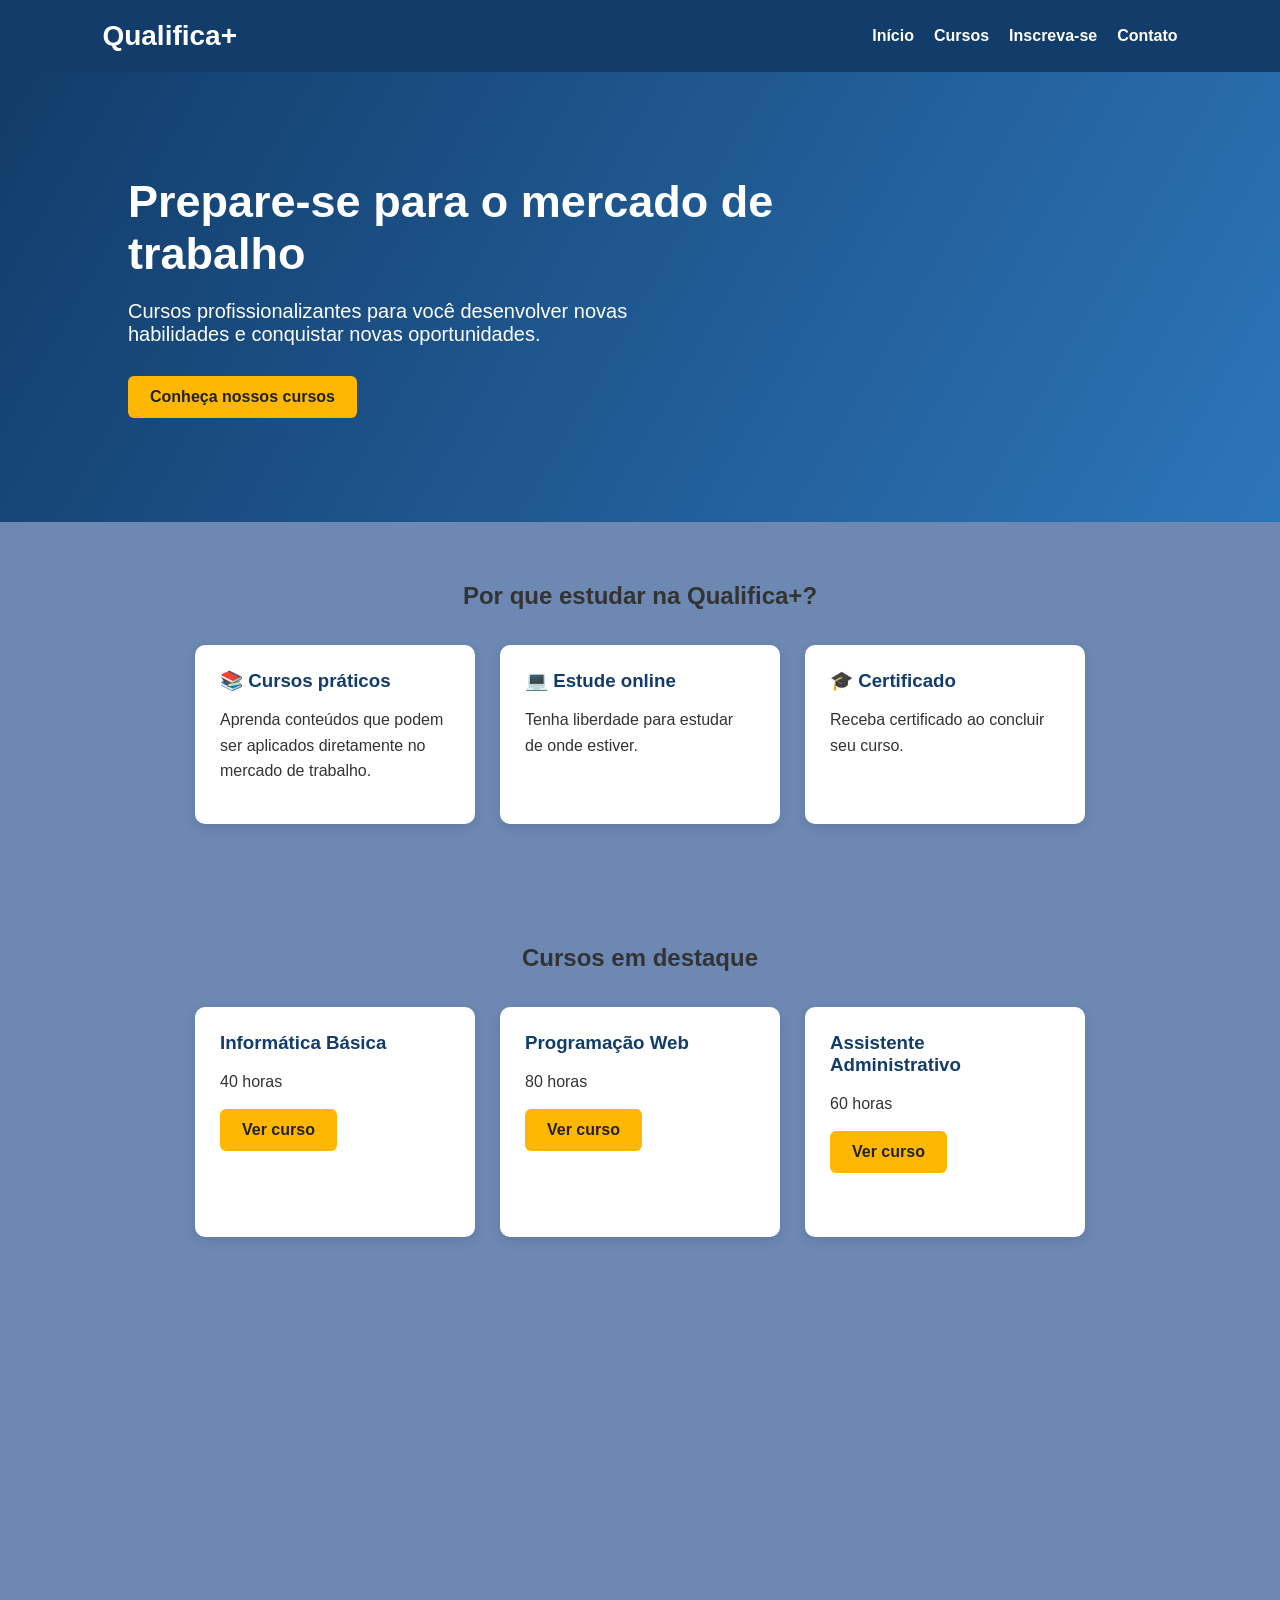
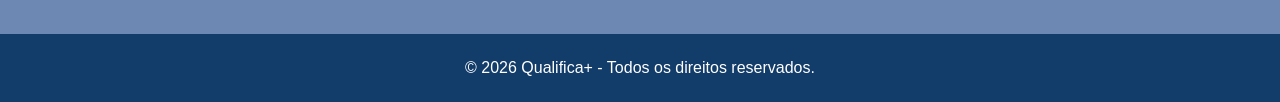
<file: index.html>
<!DOCTYPE html>
        <html lang="pt-BR">

        <head>
            <meta charset="UTF-8">
            <meta name="viewport" content="width=device-width, initial-scale=1.0">
            <title>Qualifica+ | Cursos Profissionalizantes</title>
            <link rel="stylesheet" href="style.css">
            


        </head>

        <body>

            <header>
                <h1>Qualifica+</h1>

                <nav>
                    <a href="index.html">Início</a>
                    <a href="cursos.html">Cursos</a>
                    <a href="cadastro.html">Inscreva-se</a>
                    <a href="contato.html">Contato</a>
                </nav>
            </header>

            <main>

                <section class="hero">
                    <div>
                        <h2>Prepare-se para o mercado de trabalho</h2>

                        <p>
                            Cursos profissionalizantes para você desenvolver
                            novas habilidades e conquistar novas oportunidades.
                        </p>

                        <a href="cursos.html" class="botao">
                            Conheça nossos cursos
                        </a>
                    </div>
                </section>

                <section class="sobre">
                    <h2>Por que estudar na Qualifica+?</h2>

                    <div class="cards">

                        <div class="card">
                            <h3>📚 Cursos práticos</h3>
                            <p>
                                Aprenda conteúdos que podem ser aplicados
                                diretamente no mercado de trabalho.
                            </p>
                        </div>

                        <div class="card">
                            <h3>💻 Estude online</h3>
                            <p>
                                Tenha liberdade para estudar de onde estiver.
                            </p>
                        </div>

                        <div class="card">
                            <h3>🎓 Certificado</h3>
                            <p>
                                Receba certificado ao concluir seu curso.
                            </p>
                        </div>

                    </div>
                </section>

                <section class="destaques">

                    <h2>Cursos em destaque</h2>

                    <div class="cards">

                        <div class="card curso">
                            <h3>Informática Básica</h3>
                            <p>40 horas</p>
                            <a href="curso.html" class="botao">Ver curso</a>
                        </div>

                        <div class="card curso">
                            <h3>Programação Web</h3>
                            <p>80 horas</p>
                            <a href="curso.html" class="botao">Ver curso</a>
                        </div>

                        <div class="card curso">
                            <h3>Assistente Administrativo</h3>
                            <p>60 horas</p>
                            <a href="curso.html" class="botao">Ver curso</a>
                        </div>

                    </div>

                </section>

            </main>

            <footer>
                <p>© 2026 Qualifica+ - Todos os direitos reservados.</p>
            </footer>

            <script src="main.js"></script>

        </body>
        </html>
</file>
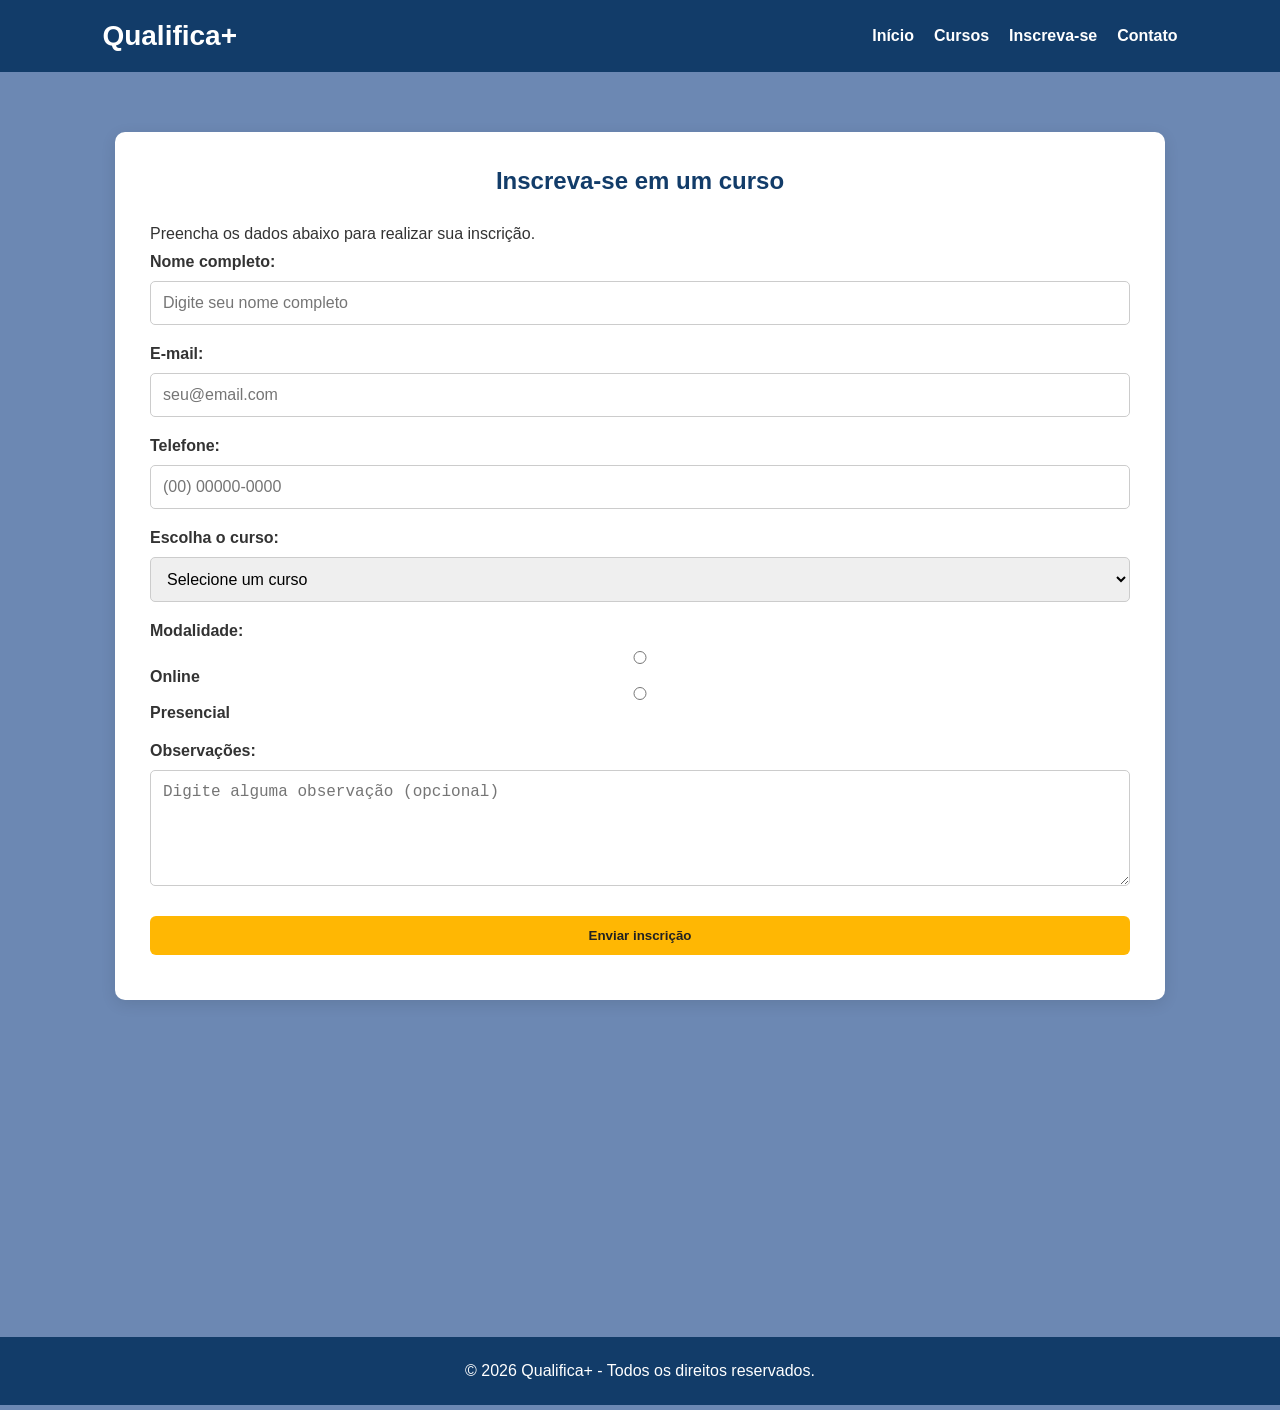
<file: cadastro.html>
<!DOCTYPE html>
<html lang="pt-BR">
<head>
    <meta charset="UTF-8">
    <meta name="viewport" content="width=device-width, initial-scale=1.0">
    <title>Inscrição | Qualifica+</title>
    <link rel="stylesheet" href="style.css">
</head>

<body>

<header>
    <h1>Qualifica+</h1>

    <nav>
        <a href="index.html">Início</a>
        <a href="cursos.html">Cursos</a>
        <a href="cadastro.html">Inscreva-se</a>
        <a href="contato.html">Contato</a>
    </nav>
</header>

<main>
    <section class="formulario">

        <h2>Inscreva-se em um curso</h2>

        <p>Preencha os dados abaixo para realizar sua inscrição.</p>

        <form id="formInscricao">

            <label for="nome">Nome completo:</label>
            <input
                type="text"
                id="nome"
                name="nome"
                placeholder="Digite seu nome completo"
                required
                minlength="3"
            >

            <label for="email">E-mail:</label>
            <input
                type="email"
                id="email"
                name="email"
                placeholder="seu@email.com"
                required
            >

            <label for="telefone">Telefone:</label>
            <input
                type="tel"
                id="telefone"
                name="telefone"
                placeholder="(00) 00000-0000"
            >

            <label for="curso">Escolha o curso:</label>
            <select id="curso" name="curso" required>
                <option value="">Selecione um curso</option>
                <option value="informatica">Informática Básica</option>
                <option value="programacao">Programação Web</option>
                <option value="design">Design Gráfico</option>
                <option value="administrativo">Assistente Administrativo</option>
            </select>

            <label>Modalidade:</label>

            <div>
                <input
                    type="radio"
                    id="online"
                    name="modalidade"
                    value="Online"
                    required
                >
                <label for="online">Online</label>

                <input
                    type="radio"
                    id="presencial"
                    name="modalidade"
                    value="Presencial"
                >
                <label for="presencial">Presencial</label>
            </div>

            <label for="observacoes">Observações:</label>
            <textarea
                id="observacoes"
                name="observacoes"
                rows="5"
                placeholder="Digite alguma observação (opcional)"
            ></textarea>

            <button type="submit" class="botao">
                Enviar inscrição
            </button>

            <p id="mensagem" role="status" aria-live="polite"></p>

        </form>

    </section>
</main>

<footer>
    <p>© 2026 Qualifica+ - Todos os direitos reservados.</p>
</footer>

<script src="main.js"></script>

</body>
</html>
</file>
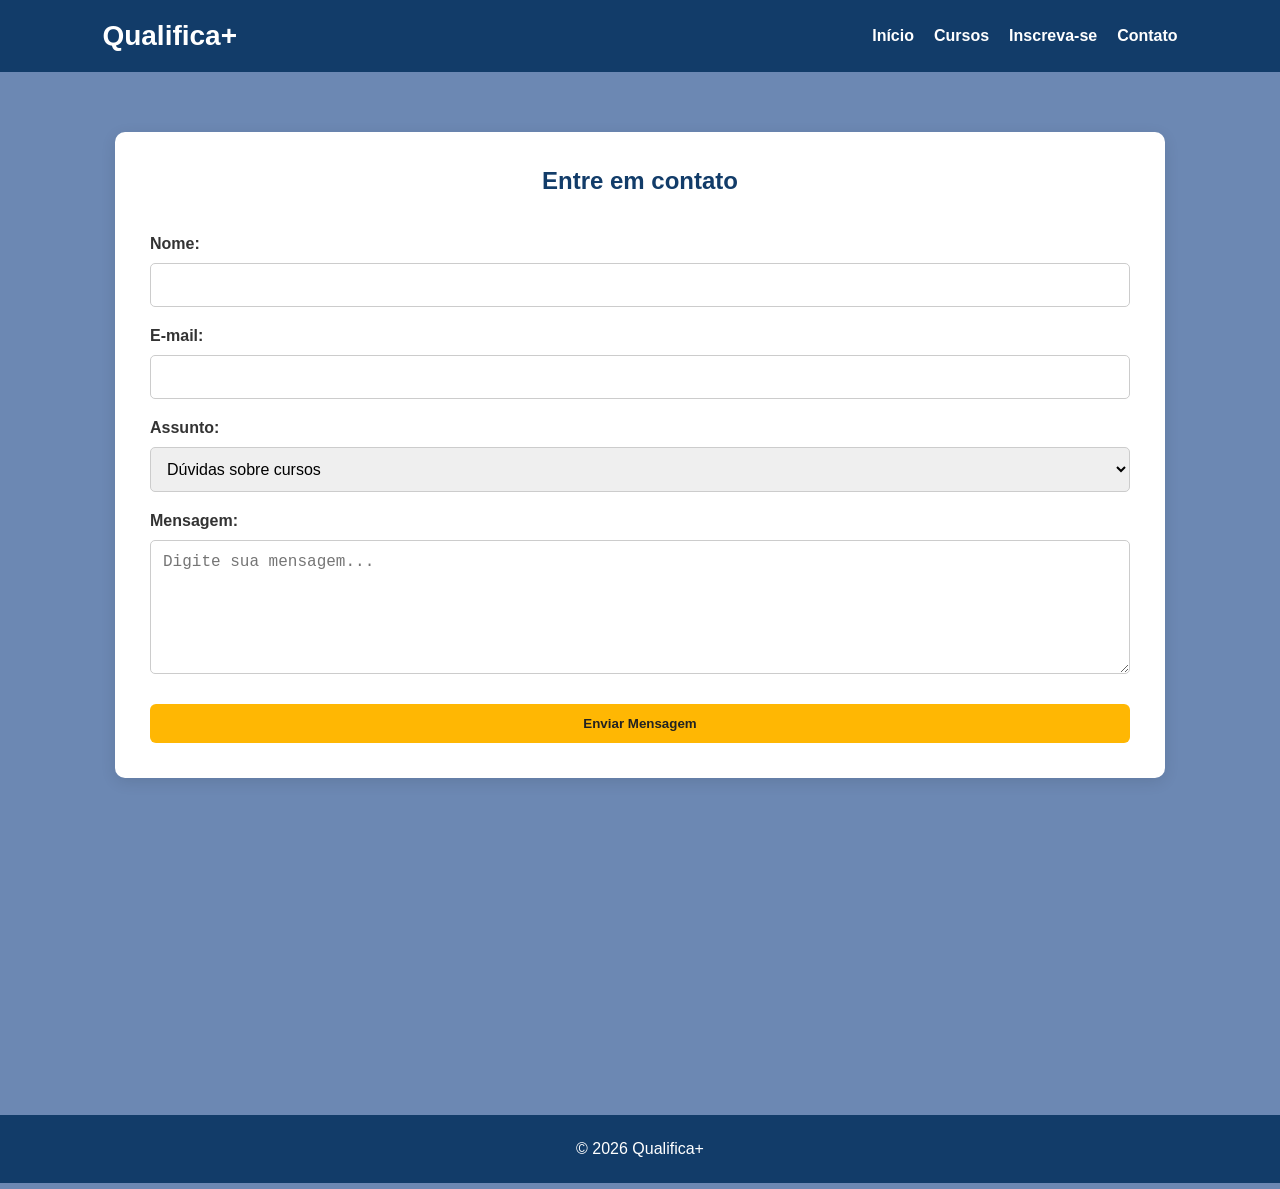
<file: contato.html>
<!DOCTYPE html>
    <html lang="pt-BR">

    <head>

        <meta charset="UTF-8">

        <meta name="viewport"
            content="width=device-width, initial-scale=1.0">

        <title>Contato | Qualifica+</title>

        <link rel="stylesheet" href="style.css">

    </head>

    <body>

    <header>

        <h1>Qualifica+</h1>

        <nav>
            <a href="index.html">Início</a>
            <a href="cursos.html">Cursos</a>
            <a href="cadastro.html">Inscreva-se</a>
            <a href="contato.html">Contato</a>
        </nav>

    </header>

    <main>

    <section class="formulario">

        <h2>Entre em contato</h2>

        <form id="formContato">

            <label for="nome">Nome:</label>

            <input
                type="text"
                id="nome"
                name="nome"
                required
            >

            <label for="email">E-mail:</label>

            <input
                type="email"
                id="email"
                name="email"
                required
            >

            <label for="assunto">Assunto:</label>

            <select id="assunto">

                <option>Dúvidas sobre cursos</option>
                <option>Inscrição</option>
                <option>Certificado</option>
                <option>Outros</option>

            </select>

            <label for="mensagem">Mensagem:</label>

            <textarea
                id="mensagem"
                rows="6"
                placeholder="Digite sua mensagem..."
            ></textarea>

            <button type="submit" class="botao">
                Enviar Mensagem
            </button>

        </form>

    </section>

    </main>

    <footer>
        <p>© 2026 Qualifica+</p>
    </footer>

    <script src="main.js"></script>

    </body>

    </html>
</file>
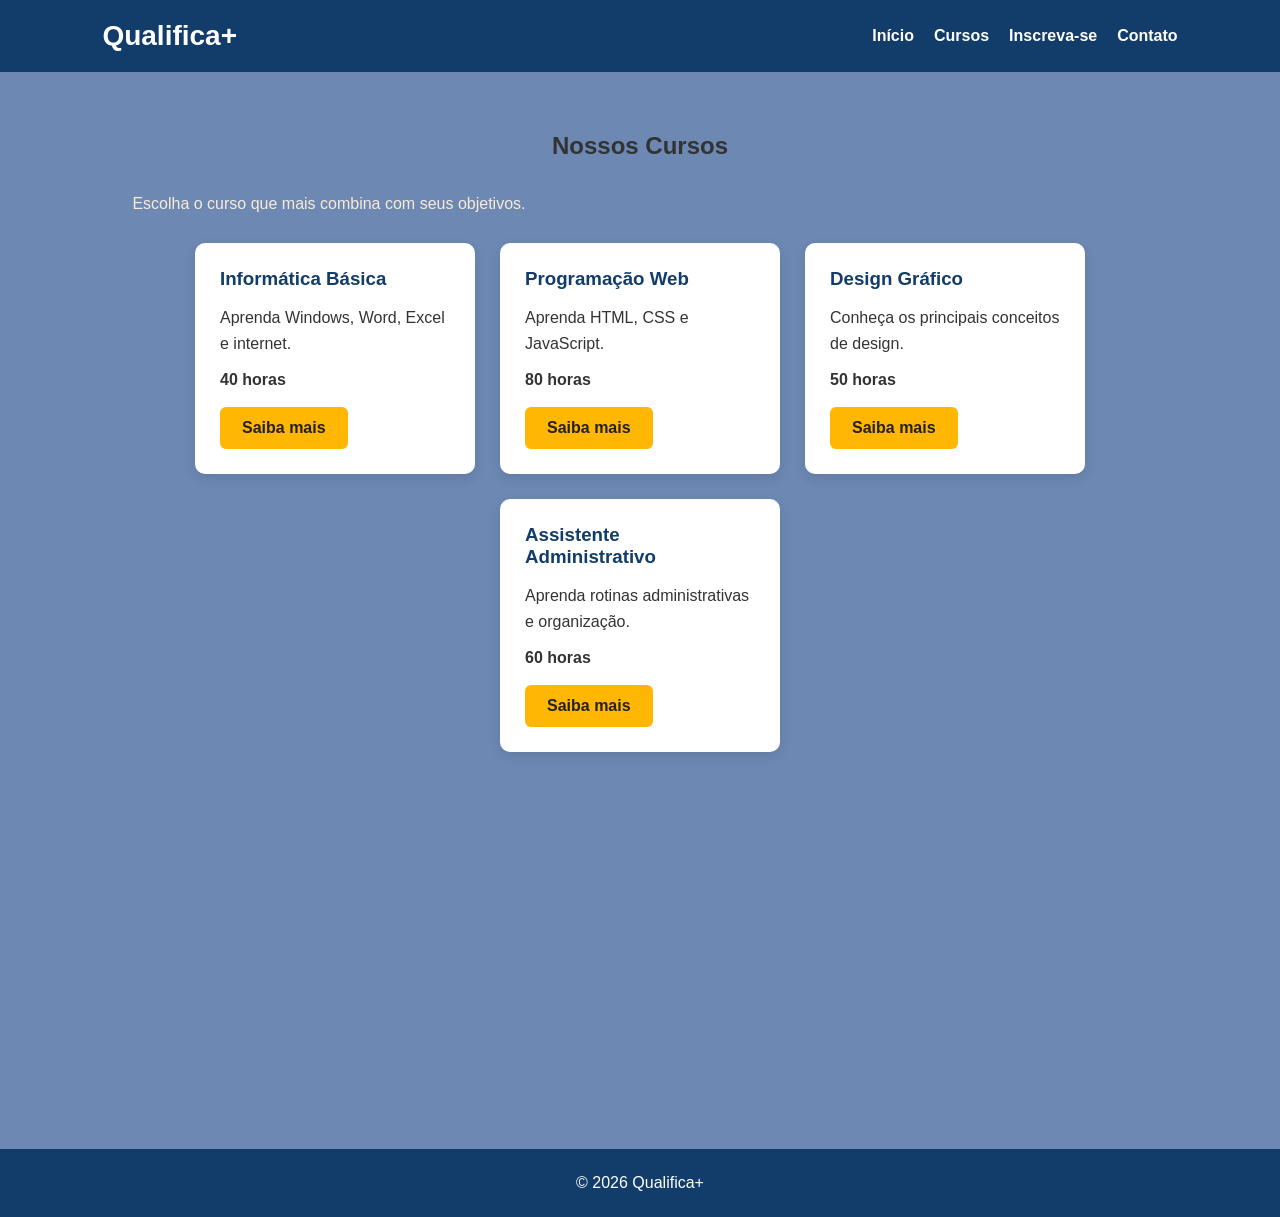
<file: cursos.html>
<!DOCTYPE html>
<html lang="pt-BR">

<head>
    <meta charset="UTF-8">
    <meta name="viewport" content="width=device-width, initial-scale=1.0">

    <title>Cursos | Qualifica+</title>

    <link rel="stylesheet" href="style.css">
</head>

<body>

<header>

    <h1>Qualifica+</h1>

    <nav>
        <a href="index.html">Início</a>
        <a href="cursos.html">Cursos</a>
        <a href="cadastro.html">Inscreva-se</a>
        <a href="contato.html">Contato</a>
    </nav>

</header>

<main>

    <section class="pagina">

        <h2>Nossos Cursos</h2>

        <p class="titulo-secunadario">Escolha o curso que mais combina com seus objetivos.</p>

        <div class="cards">

            <div class="card curso">
                <h3>Informática Básica</h3>
                <p>Aprenda Windows, Word, Excel e internet.</p>
                <strong>40 horas</strong>
                <br><br>
                <a href="curso.html" class="botao">Saiba mais</a>
            </div>

            <div class="card curso">
                <h3>Programação Web</h3>
                <p>Aprenda HTML, CSS e JavaScript.</p>
                <strong>80 horas</strong>
                <br><br>
                <a href="curso.html" class="botao">Saiba mais</a>
            </div>

            <div class="card curso">
                <h3>Design Gráfico</h3>
                <p>Conheça os principais conceitos de design.</p>
                <strong>50 horas</strong>
                <br><br>
                <a href="curso.html" class="botao">Saiba mais</a>
            </div>

            <div class="card curso">
                <h3>Assistente Administrativo</h3>
                <p>Aprenda rotinas administrativas e organização.</p>
                <strong>60 horas</strong>
                <br><br>
                <a href="curso.html" class="botao">Saiba mais</a>
            </div>

        </div>

    </section>

</main>

<footer>
    <p>© 2026 Qualifica+</p>    
</footer>
<script src="main.js"></script>
</body>
</html>
</file>
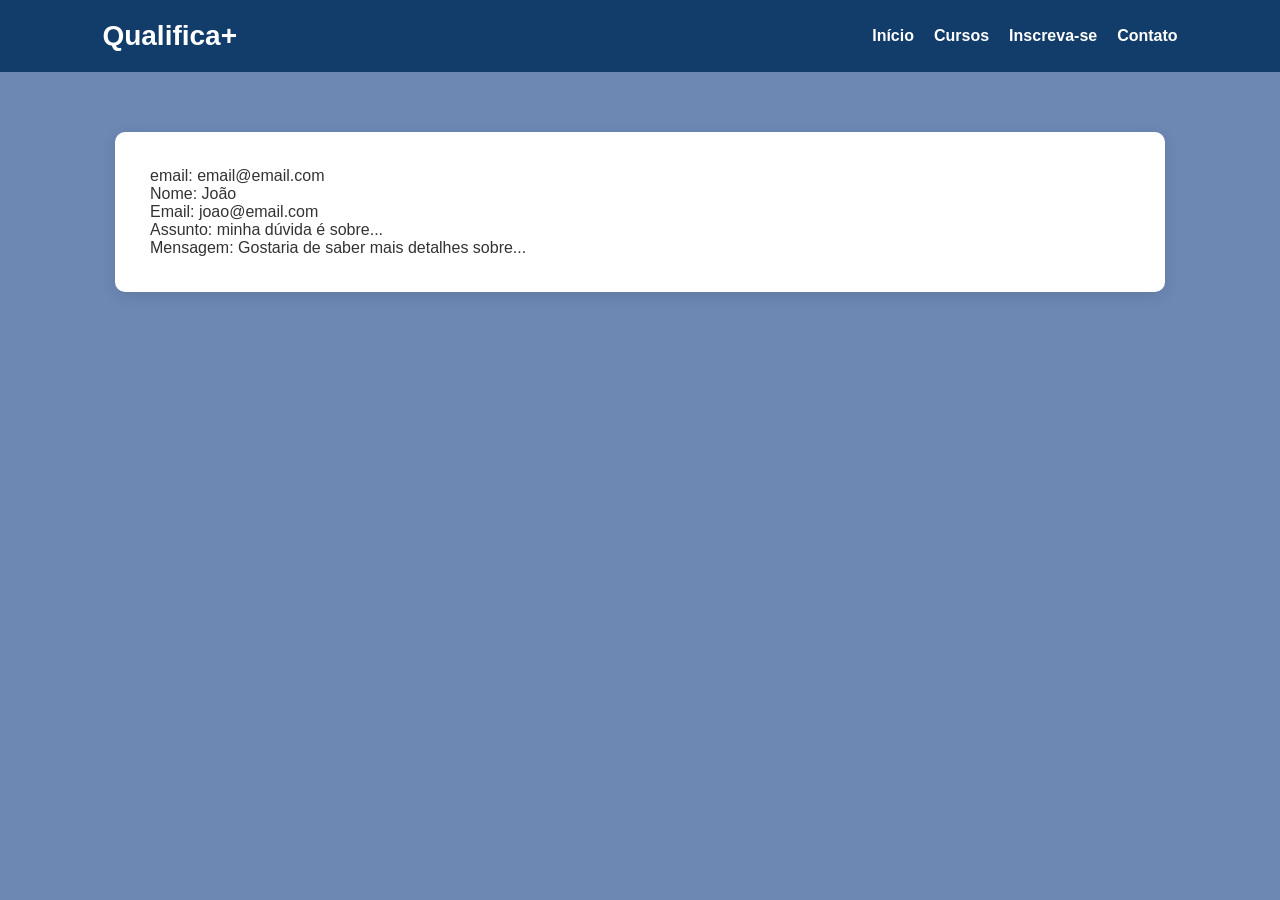
<file: resultado_formulario.html>
<!DOCTYPE html>
    <html lang="pt-br">
    <head>
        <meta charset="UTF-8">
        <meta name="viewport" content="width=device-width, initial-scale=1.0">
        <title>Resultado Formulario</title>
        <link rel="stylesheet" href="style.css">
    </head>
    <body>
        <header>

        <h1>Qualifica+</h1>

        <nav>
            <a href="index.html">Início</a>
            <a href="cursos.html">Cursos</a>
            <a href="cadastro.html">Inscreva-se</a>
            <a href="contato.html">Contato</a>
        </nav>

    </header>
        
        <div class="formulario">

        <p>email: email@email.com</p>
        <p>Nome: João</p>
        <p>Email: joao@email.com</p>
        <p>Assunto: minha dúvida é sobre...</p>
        <p>Mensagem: Gostaria de saber mais detalhes sobre...</p>
        
        </div>

        <script src="main.js"></script>
    </body>
    </html>
</file>
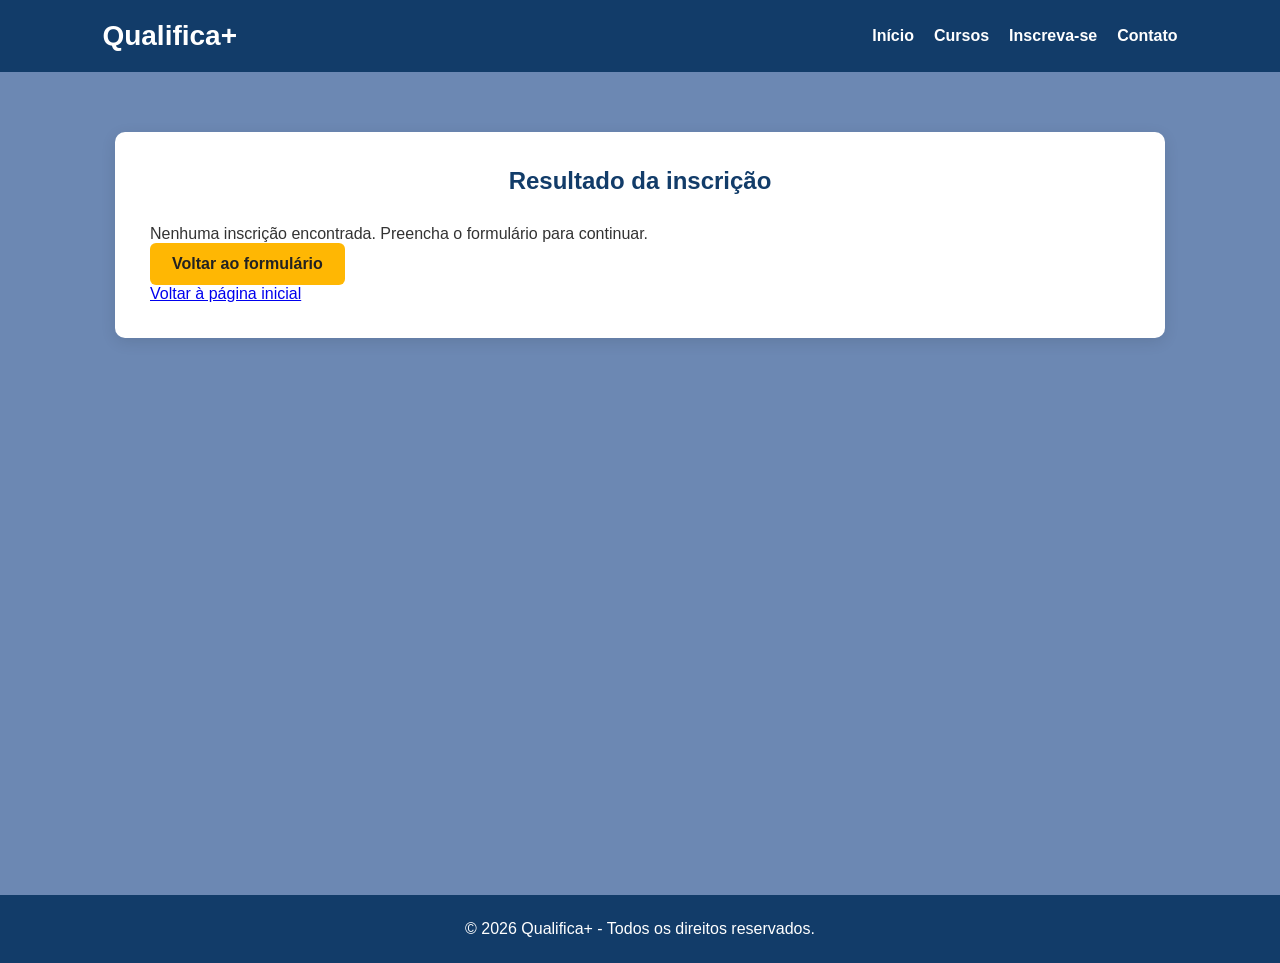
<file: resultado_inscricao.html>
<!DOCTYPE html>
<html lang="pt-BR">

<head>
    <meta charset="UTF-8">
    <meta name="viewport" content="width=device-width, initial-scale=1.0">
    <title>Resultado da Inscrição | Qualifica+</title>
    <link rel="stylesheet" href="style.css">
</head>

<body>

<header>
    <h1>Qualifica+</h1>

    <nav>
        <a href="index.html">Início</a>
        <a href="cursos.html">Cursos</a>
        <a href="cadastro.html">Inscreva-se</a>
        <a href="contato.html">Contato</a>
    </nav>
</header>

<main>
    <section class="formulario">

        <h2>Resultado da inscrição</h2>

        <p id="statusInscricao" role="status" aria-live="polite">
            Carregando os dados...
        </p>

        <div id="dadosInscricao" hidden>
            <p><strong>Nome:</strong> <span id="resultadoNome"></span></p>
            <p><strong>E-mail:</strong> <span id="resultadoEmail"></span></p>
            <p><strong>Telefone:</strong> <span id="resultadoTelefone"></span></p>
            <p><strong>Curso:</strong> <span id="resultadoCurso"></span></p>
            <p><strong>Modalidade:</strong> <span id="resultadoModalidade"></span></p>
            <p><strong>Observações:</strong> <span id="resultadoObservacoes"></span></p>
        </div>

        <p>
            <a href="cadastro.html" class="botao">Voltar ao formulário</a>
        </p>

        <p>
            <a href="index.html">Voltar à página inicial</a>
        </p>

    </section>
</main>

<footer class="rodape">
    <p>© 2026 Qualifica+ - Todos os direitos reservados.</p>
</footer>

<script src="main.js"></script>

</body>
</html>
</file>
<file: style.css>
* {
    margin: 0;
    padding: 0;
    box-sizing: border-box;
}

body {
    font-family: Arial, sans-serif;
    background-color: #6c88b3;
    color: #333;
}

/* CABEÇALHO */

header {
    background-color: #123c69;
    color: white;

    padding: 20px 8%;

    display: flex;
    justify-content: space-between;
    align-items: center;
}

header h1 {
    font-size: 28px;
}

nav {
    display: flex;
    gap: 20px;
}

nav a {
    color: white;
    text-decoration: none;
    font-weight: bold;
}

nav a:hover {
    text-decoration: underline;
}

/* BANNER */

.hero {
    min-height: 450px;

    display: flex;
    align-items: center;

    padding: 60px 10%;

    background: linear-gradient(
        120deg,
        #123c69,
        #2d75b9
    );

    color: white;
}

.hero h2 {
    font-size: 45px;
    max-width: 650px;

    margin-bottom: 20px;
}

.hero p {
    font-size: 20px;
    max-width: 600px;

    margin-bottom: 30px;
}

/* BOTÕES */

.botao {
    display: inline-block;

    background-color: #ffb703;
    color: #222;

    padding: 12px 22px;

    border-radius: 6px;

    text-decoration: none;

    border: none;

    cursor: pointer;

    font-weight: bold;
}

.botao:hover {
    background-color: #fb8500;
}

/* SEÇÕES */

.sobre,
.destaques,
.pagina {
    padding: 60px 8%;
}

.sobre h2,
.destaques h2,
.pagina h2 {
    text-align: center;

    margin-bottom: 35px;
    
}

.titulo-secunadario{
    margin: 30px;
    color: antiquewhite ;   
}

/* CARDS */

.cards {
    display: flex;

    flex-wrap: wrap;

    gap: 25px;

    justify-content: center;
}

.card {
    background-color: white;

    padding: 25px;

    border-radius: 10px;

    width: 280px;

    box-shadow: 0 4px 12px rgba(0,0,0,0.1);

    transition: 0.3s;
}

.card:hover {
    transform: translateY(-5px);
}

.card h3 {
    margin-bottom: 15px;

    color: #123c69;
}

.card p {
    line-height: 1.6;

    margin-bottom: 15px;
}

.curso {
    min-height: 230px;
}

/* FORMULÁRIOS */

.formulario {
    max-width: 1050px;

    margin: 60px auto;

    background-color: white;

    padding: 35px;

    border-radius: 10px;

    box-shadow: 0 4px 15px rgba(0,0,0,0.1);
}

.formulario h2 {
    text-align: center;

    margin-bottom: 30px;

    color: #123c69;
}

form {
    display: flex;

    flex-direction: column;

    gap: 10px;
}

label {
    font-weight: bold;

    margin-top: 10px;
}

input,
select,
textarea {
    padding: 12px;

    border: 1px solid #ccc;

    border-radius: 5px;

    font-size: 16px;

    width: 100%;
}

textarea {
    resize: vertical;
}

button {
    margin-top: 20px;
}

/* RODAPÉ */

footer {
    background-color: #123c69;

    color: white;

    text-align: center;

    padding: 25px;

    margin-top: 337px;  
}

.rodape{
    margin-top: 557px;
}

/* RESPONSIVIDADE */

@media (max-width: 700px) {

    header {
        flex-direction: column;

        gap: 20px;
    }

    nav {
        flex-direction: column;

        text-align: center;

        gap: 10px;
    }

    .hero h2 {
        font-size: 32px;
    }

    .cards {
        flex-direction: column;

        align-items: center;
    }

    .card {
        width: 90%;
    }

}
</file>
